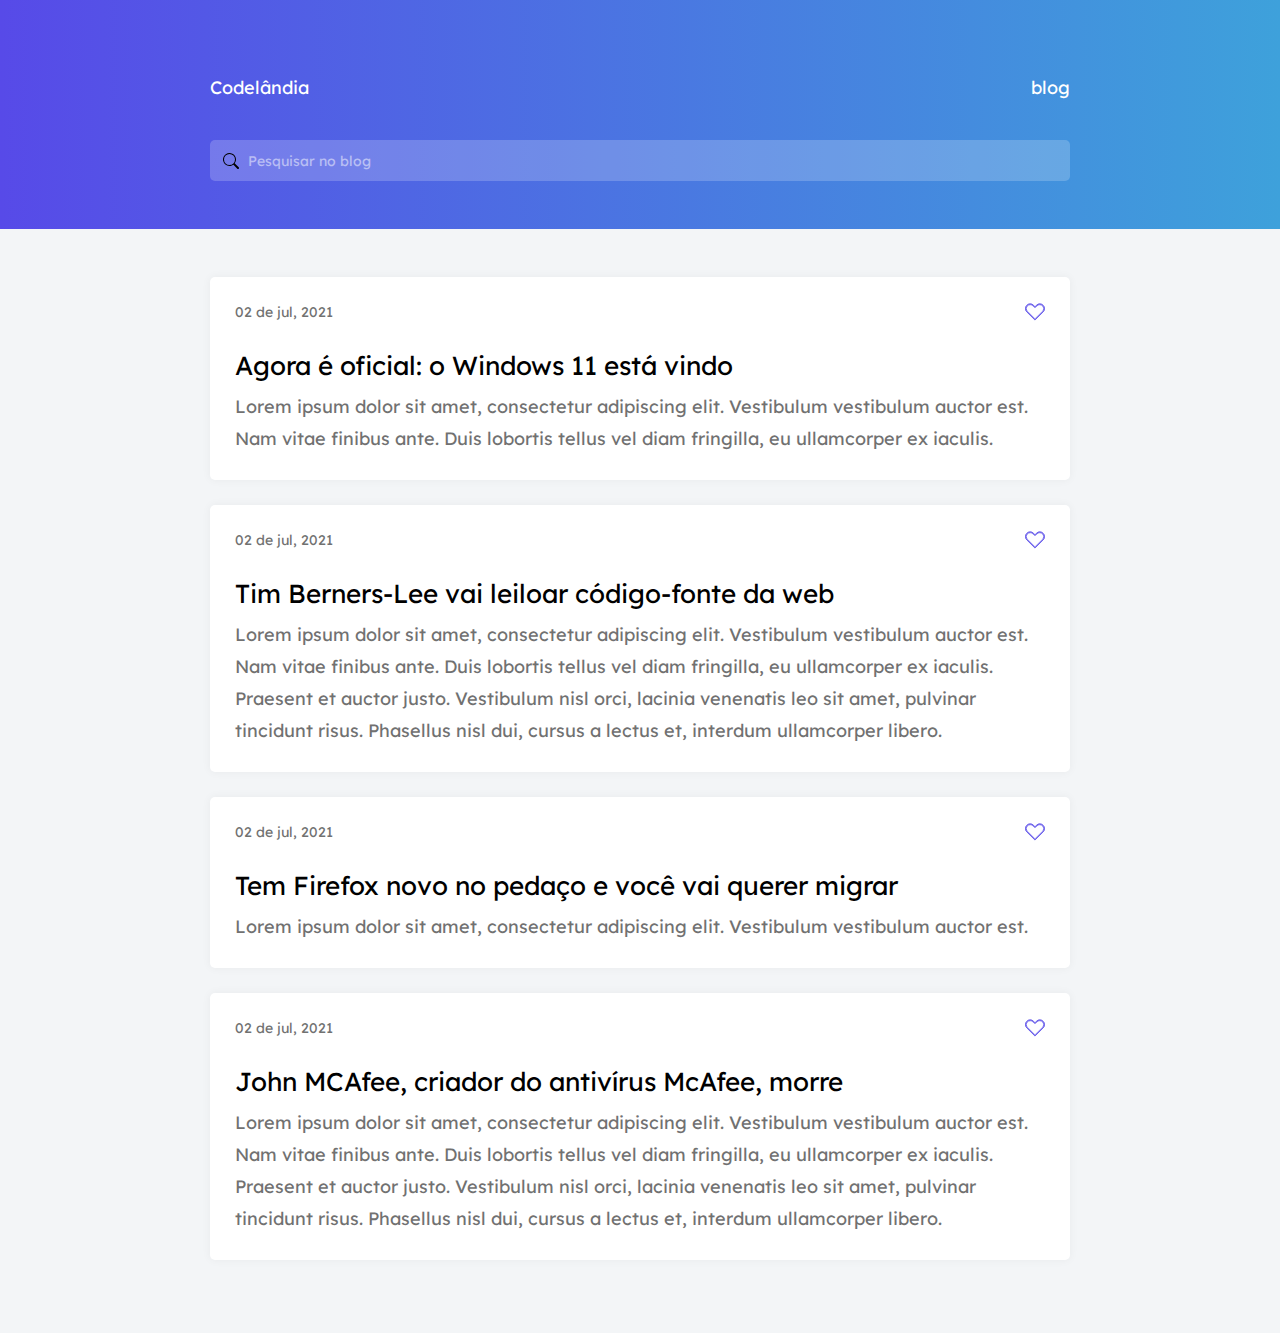
<file: Desafio01/index.html>
<!DOCTYPE html>
<html lang="pt-br">
<head>
    <meta charset="UTF-8">
    <meta name="viewport" content="width=device-width, initial-scale=1.0">
    <title>Blog</title>

    <!-- link font -->
    <link rel="preconnect" href="https://fonts.googleapis.com">
    <link rel="preconnect" href="https://fonts.gstatic.com" crossorigin>
    <link href="https://fonts.googleapis.com/css2?family=Lexend+Deca&display=swap" rel="stylesheet">

    <!-- link css -->
    <link rel="stylesheet" href="css/style.css">
    <link rel="stylesheet" href="css/home.css">

</head>
<body>
    <header>
        <div class="container">
            <div class="title">
                <h1>Codelândia</h1>
                <h2>blog</h2>
            </div>
            <div class="search">
                <form class="nosubmit">
                    <input class="nosubmit" type="search" placeholder="Pesquisar no blog">
                </form>
            </div>
        </div>
    </header>
    <main>
        <div class="container">
            <div class="card">
                <div class="content-card">
                    <span>02 de jul, 2021</span>
                    <svg id="heart-icon" width="20" height="20" viewBox="0 0 200 200" fill="none" xmlns="http://www.w3.org/2000/svg">
                        <path d="M19.6656 98.2928L19.666 98.2931L97.3142 175.941L99.7891 178.416L102.264 175.941L179.912 98.2931C188.54 89.6655 193.297 78.1784 193.297 65.9795C193.297 53.7806 188.54 42.2936 179.912 33.666L179.912 33.6656C171.285 25.0409 159.8 20.2813 147.599 20.2813C135.399 20.2813 123.913 25.0408 115.285 33.6656L115.285 33.6661L99.7889 49.164L84.2909 33.666C75.6657 25.0408 64.1788 20.2813 51.9795 20.2813C39.7802 20.2813 28.2935 25.0408 19.6663 33.6656C11.0382 42.2914 6.28125 53.7809 6.28125 65.9795C6.28125 78.1789 11.0408 89.6656 19.6656 98.2928ZM97.3142 56.5888L99.7892 59.0638L102.264 56.5886L120.234 38.6161C127.55 31.3029 137.256 27.2813 147.599 27.2813C157.943 27.2813 167.647 31.3028 174.963 38.6161C182.277 45.9308 186.297 55.6371 186.297 65.9795C186.297 76.3221 182.277 86.0286 174.962 93.3434L99.7891 168.517L24.6161 93.3437C24.616 93.3436 24.6158 93.3435 24.6157 93.3434C17.3028 86.0282 13.2812 76.3215 13.2812 65.9795C13.2812 55.6367 17.3012 45.9283 24.6154 38.6161C31.9306 31.3029 41.6374 27.2813 51.9795 27.2813C62.3218 27.2813 72.0284 31.303 79.3412 38.6157L97.3142 56.5888ZM181.171 99.5517L99.7891 180.933L18.4074 99.5517C9.435 90.5793 4.5 78.6664 4.5 65.9795C4.5 53.2905 9.43494 41.3798 18.4074 32.4074C27.3798 23.4349 39.2905 18.5 51.9795 18.5C64.6686 18.5 76.5793 23.4349 85.5517 32.4074L97.3142 44.1699L99.7891 46.6447L102.264 44.1699L114.026 32.4074C122.999 23.435 134.912 18.5 147.599 18.5C160.288 18.5 172.198 23.4349 181.171 32.4074L181.171 32.4077C190.145 41.3798 195.078 53.2902 195.078 65.9795C195.078 78.6689 190.145 90.5793 181.171 99.5514L181.171 99.5517Z" />
                    </svg>
                </div>
                <div class="hero-card">
                    <h3>Agora é oficial: o Windows 11 está vindo</h3>
                    <p>Lorem ipsum dolor sit amet, consectetur adipiscing elit.
                        Vestibulum vestibulum auctor est. 
                        Nam vitae finibus ante. 
                        Duis lobortis tellus vel diam fringilla, eu ullamcorper ex iaculis.</p>
                </div>
            </div>
    
            <div class="card">
                <div class="content-card">
                    <span>02 de jul, 2021</span>
                    <svg id="heart-icon" width="20" height="20" viewBox="0 0 200 200" fill="none" xmlns="http://www.w3.org/2000/svg">
                        <path d="M19.6656 98.2928L19.666 98.2931L97.3142 175.941L99.7891 178.416L102.264 175.941L179.912 98.2931C188.54 89.6655 193.297 78.1784 193.297 65.9795C193.297 53.7806 188.54 42.2936 179.912 33.666L179.912 33.6656C171.285 25.0409 159.8 20.2813 147.599 20.2813C135.399 20.2813 123.913 25.0408 115.285 33.6656L115.285 33.6661L99.7889 49.164L84.2909 33.666C75.6657 25.0408 64.1788 20.2813 51.9795 20.2813C39.7802 20.2813 28.2935 25.0408 19.6663 33.6656C11.0382 42.2914 6.28125 53.7809 6.28125 65.9795C6.28125 78.1789 11.0408 89.6656 19.6656 98.2928ZM97.3142 56.5888L99.7892 59.0638L102.264 56.5886L120.234 38.6161C127.55 31.3029 137.256 27.2813 147.599 27.2813C157.943 27.2813 167.647 31.3028 174.963 38.6161C182.277 45.9308 186.297 55.6371 186.297 65.9795C186.297 76.3221 182.277 86.0286 174.962 93.3434L99.7891 168.517L24.6161 93.3437C24.616 93.3436 24.6158 93.3435 24.6157 93.3434C17.3028 86.0282 13.2812 76.3215 13.2812 65.9795C13.2812 55.6367 17.3012 45.9283 24.6154 38.6161C31.9306 31.3029 41.6374 27.2813 51.9795 27.2813C62.3218 27.2813 72.0284 31.303 79.3412 38.6157L97.3142 56.5888ZM181.171 99.5517L99.7891 180.933L18.4074 99.5517C9.435 90.5793 4.5 78.6664 4.5 65.9795C4.5 53.2905 9.43494 41.3798 18.4074 32.4074C27.3798 23.4349 39.2905 18.5 51.9795 18.5C64.6686 18.5 76.5793 23.4349 85.5517 32.4074L97.3142 44.1699L99.7891 46.6447L102.264 44.1699L114.026 32.4074C122.999 23.435 134.912 18.5 147.599 18.5C160.288 18.5 172.198 23.4349 181.171 32.4074L181.171 32.4077C190.145 41.3798 195.078 53.2902 195.078 65.9795C195.078 78.6689 190.145 90.5793 181.171 99.5514L181.171 99.5517Z" />
                    </svg>
                </div>
                <div class="hero-card">
                    <h3>Tim Berners-Lee vai leiloar código-fonte da web</h3>
                    <p>Lorem ipsum dolor sit amet, consectetur adipiscing elit. Vestibulum vestibulum auctor est. Nam vitae finibus ante. Duis lobortis tellus vel diam fringilla, eu ullamcorper ex iaculis. Praesent et auctor justo. Vestibulum nisl orci, lacinia venenatis leo sit amet, pulvinar tincidunt risus. Phasellus nisl dui, cursus a lectus et, interdum ullamcorper libero.</p>
                </div>
            </div>
    
            
            <div class="card">
                <div class="content-card">
                    <span>02 de jul, 2021</span>
                    <svg id="heart-icon" width="20" height="20" viewBox="0 0 200 200" fill="none" xmlns="http://www.w3.org/2000/svg">
                        <path d="M19.6656 98.2928L19.666 98.2931L97.3142 175.941L99.7891 178.416L102.264 175.941L179.912 98.2931C188.54 89.6655 193.297 78.1784 193.297 65.9795C193.297 53.7806 188.54 42.2936 179.912 33.666L179.912 33.6656C171.285 25.0409 159.8 20.2813 147.599 20.2813C135.399 20.2813 123.913 25.0408 115.285 33.6656L115.285 33.6661L99.7889 49.164L84.2909 33.666C75.6657 25.0408 64.1788 20.2813 51.9795 20.2813C39.7802 20.2813 28.2935 25.0408 19.6663 33.6656C11.0382 42.2914 6.28125 53.7809 6.28125 65.9795C6.28125 78.1789 11.0408 89.6656 19.6656 98.2928ZM97.3142 56.5888L99.7892 59.0638L102.264 56.5886L120.234 38.6161C127.55 31.3029 137.256 27.2813 147.599 27.2813C157.943 27.2813 167.647 31.3028 174.963 38.6161C182.277 45.9308 186.297 55.6371 186.297 65.9795C186.297 76.3221 182.277 86.0286 174.962 93.3434L99.7891 168.517L24.6161 93.3437C24.616 93.3436 24.6158 93.3435 24.6157 93.3434C17.3028 86.0282 13.2812 76.3215 13.2812 65.9795C13.2812 55.6367 17.3012 45.9283 24.6154 38.6161C31.9306 31.3029 41.6374 27.2813 51.9795 27.2813C62.3218 27.2813 72.0284 31.303 79.3412 38.6157L97.3142 56.5888ZM181.171 99.5517L99.7891 180.933L18.4074 99.5517C9.435 90.5793 4.5 78.6664 4.5 65.9795C4.5 53.2905 9.43494 41.3798 18.4074 32.4074C27.3798 23.4349 39.2905 18.5 51.9795 18.5C64.6686 18.5 76.5793 23.4349 85.5517 32.4074L97.3142 44.1699L99.7891 46.6447L102.264 44.1699L114.026 32.4074C122.999 23.435 134.912 18.5 147.599 18.5C160.288 18.5 172.198 23.4349 181.171 32.4074L181.171 32.4077C190.145 41.3798 195.078 53.2902 195.078 65.9795C195.078 78.6689 190.145 90.5793 181.171 99.5514L181.171 99.5517Z" />
                    </svg>
                </div>
                <div class="hero-card">
                    <h3>Tem Firefox novo no pedaço e você vai
                        querer migrar</h3>
                    <p>Lorem ipsum dolor sit amet, consectetur adipiscing elit. 
                        Vestibulum vestibulum auctor est.</p>
                </div>
            </div>
                
            <div class="card">
                <div class="content-card">
                    <span>02 de jul, 2021</span>
                    <svg id="heart-icon" width="20" height="20" viewBox="0 0 200 200" fill="none" xmlns="http://www.w3.org/2000/svg">
                        <path d="M19.6656 98.2928L19.666 98.2931L97.3142 175.941L99.7891 178.416L102.264 175.941L179.912 98.2931C188.54 89.6655 193.297 78.1784 193.297 65.9795C193.297 53.7806 188.54 42.2936 179.912 33.666L179.912 33.6656C171.285 25.0409 159.8 20.2813 147.599 20.2813C135.399 20.2813 123.913 25.0408 115.285 33.6656L115.285 33.6661L99.7889 49.164L84.2909 33.666C75.6657 25.0408 64.1788 20.2813 51.9795 20.2813C39.7802 20.2813 28.2935 25.0408 19.6663 33.6656C11.0382 42.2914 6.28125 53.7809 6.28125 65.9795C6.28125 78.1789 11.0408 89.6656 19.6656 98.2928ZM97.3142 56.5888L99.7892 59.0638L102.264 56.5886L120.234 38.6161C127.55 31.3029 137.256 27.2813 147.599 27.2813C157.943 27.2813 167.647 31.3028 174.963 38.6161C182.277 45.9308 186.297 55.6371 186.297 65.9795C186.297 76.3221 182.277 86.0286 174.962 93.3434L99.7891 168.517L24.6161 93.3437C24.616 93.3436 24.6158 93.3435 24.6157 93.3434C17.3028 86.0282 13.2812 76.3215 13.2812 65.9795C13.2812 55.6367 17.3012 45.9283 24.6154 38.6161C31.9306 31.3029 41.6374 27.2813 51.9795 27.2813C62.3218 27.2813 72.0284 31.303 79.3412 38.6157L97.3142 56.5888ZM181.171 99.5517L99.7891 180.933L18.4074 99.5517C9.435 90.5793 4.5 78.6664 4.5 65.9795C4.5 53.2905 9.43494 41.3798 18.4074 32.4074C27.3798 23.4349 39.2905 18.5 51.9795 18.5C64.6686 18.5 76.5793 23.4349 85.5517 32.4074L97.3142 44.1699L99.7891 46.6447L102.264 44.1699L114.026 32.4074C122.999 23.435 134.912 18.5 147.599 18.5C160.288 18.5 172.198 23.4349 181.171 32.4074L181.171 32.4077C190.145 41.3798 195.078 53.2902 195.078 65.9795C195.078 78.6689 190.145 90.5793 181.171 99.5514L181.171 99.5517Z" />
                    </svg>
                </div>
                <div class="hero-card">
                    <h3>John MCAfee, criador do antivírus McAfee, morre</h3>
                    <p>Lorem ipsum dolor sit amet, consectetur adipiscing elit. Vestibulum vestibulum auctor est. Nam vitae finibus ante. Duis lobortis tellus vel diam fringilla, eu ullamcorper ex iaculis. Praesent et auctor justo. Vestibulum nisl orci, lacinia venenatis leo sit amet, pulvinar tincidunt risus. Phasellus nisl dui, cursus a lectus et, interdum ullamcorper libero.</p>
                </div>
            </div>
        </div>
    </main>
    <script src="js/script.js" defer></script>
</body>
</html>
</file>
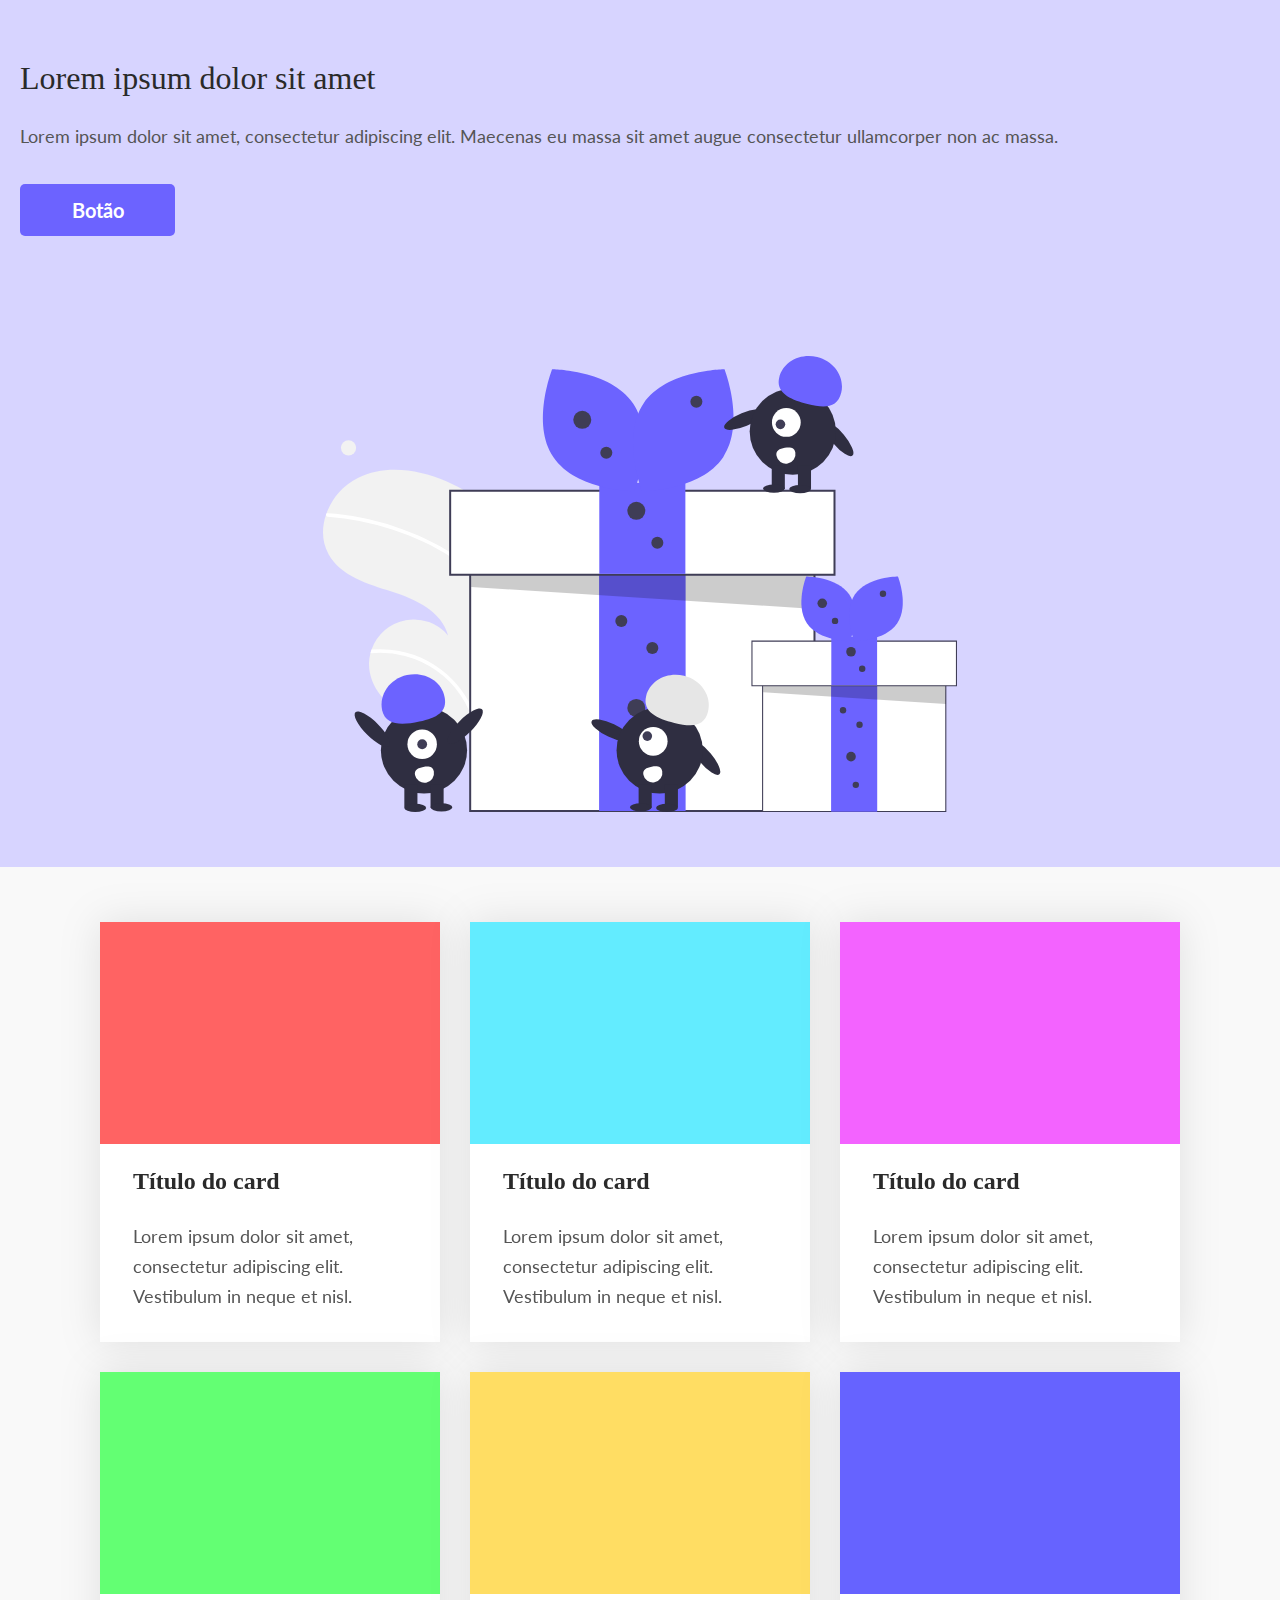
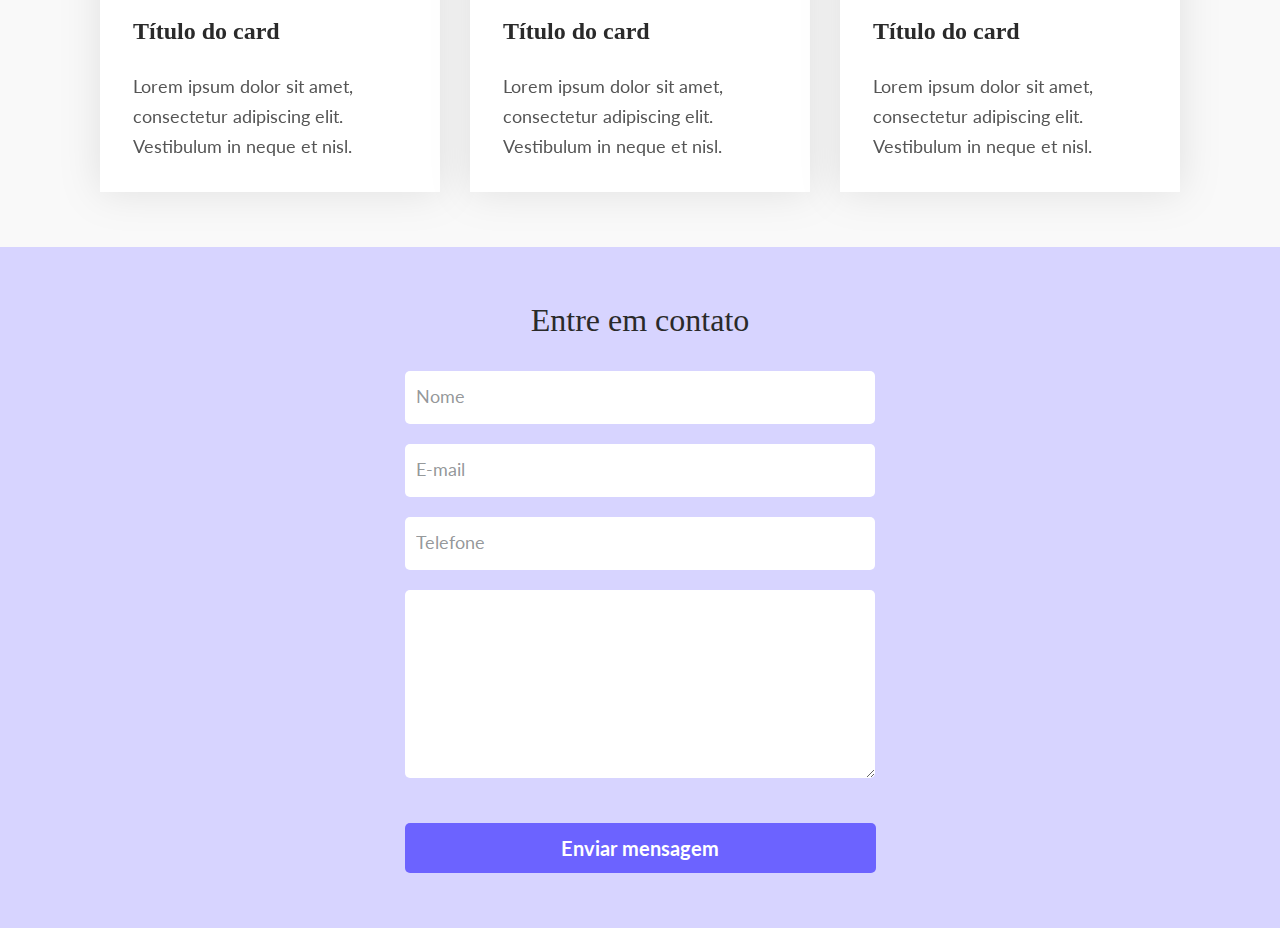
<file: Desafio03/index.html>
<!DOCTYPE html>
<html lang="pt-br">
<head>
    <meta charset="UTF-8">
    <meta name="viewport" content="width=device-width, initial-scale=1.0">
    <title>One page</title>

    <!-- link font -->
    <link rel="preconnect" href="https://fonts.googleapis.com">
    <link rel="preconnect" href="https://fonts.gstatic.com" crossorigin>
    <link href="https://fonts.googleapis.com/css2?family=Lato:wght@400;700&family=Merriweather:wght@400;700&display=swap" rel="stylesheet">

    <!-- link css -->
    <link rel="stylesheet" href="css/home.css">
    <link rel="stylesheet" href="css/style.css">


</head>
<body>
    <header>
        <div class="header container">
            <div class="content-info-header">
                <h1 id="h1-header">Lorem ipsum dolor 
                    sit amet</h1>
                <span id="span-header">Lorem ipsum dolor sit amet, consectetur adipiscing elit. 
                    Maecenas eu massa sit amet augue consectetur ullamcorper non ac massa.</span>
                <button id="btn-header">Botão</button>
            </div>
            <div class="content-img-header">
                <img id="img-header" src="images/illustration.svg" alt="img ilustration">
            </div>
        </div>
    </header>

    <main>
        <div class="main container">
            <div class="card-item">
                <div class="card color1"></div>
                <div class="card-content">
                    <h3 class="h3-card">Título do card</h3>
                    <span class="span-card">Lorem ipsum dolor sit amet, consectetur adipiscing elit. 
                        Vestibulum in neque et nisl.</span>
                </div>
            </div>
            <div class="card-item">
                <div class="card color2"></div>
                <div class="card-content">
                    <h3 class="h3-card">Título do card</h3>
                    <span class="span-card">Lorem ipsum dolor sit amet, consectetur adipiscing elit. 
                        Vestibulum in neque et nisl.</span>
                </div>
            </div>
            <div class="card-item">
                <div class="card color3"></div>
                <div class="card-content">
                    <h3 class="h3-card">Título do card</h3>
                    <span class="span-card">Lorem ipsum dolor sit amet, consectetur adipiscing elit. 
                        Vestibulum in neque et nisl.</span>
                </div>
            </div>
            <div class="card-item">
                <div class="card color4"></div>
                <div class="card-content">
                    <h3 class="h3-card">Título do card</h3>
                    <span class="span-card">Lorem ipsum dolor sit amet, consectetur adipiscing elit. 
                        Vestibulum in neque et nisl.</span>
                </div>
            </div>
            <div class="card-item">
                <div class="card color5"></div>
                <div class="card-content">
                    <h3 class="h3-card">Título do card</h3>
                    <span class="span-card">Lorem ipsum dolor sit amet, consectetur adipiscing elit. 
                        Vestibulum in neque et nisl.</span>
                </div>
            </div>
            <div class="card-item">
                <div class="card color6"></div>
                <div class="card-content">
                    <h3 class="h3-card">Título do card</h3>
                    <span class="span-card">Lorem ipsum dolor sit amet, consectetur adipiscing elit. 
                        Vestibulum in neque et nisl.</span>
                </div>
            </div>
        </div>

    </main>

    <form action="contact">
        <div class="form container">
            <h2 id="h2-form">Entre em contato</h2>
            <div class="inputs-form">
                <input type="text" placeholder="Nome">
                <input type="text" placeholder="E-mail">
                <input type="text" placeholder="Telefone">
                <textarea name="contact" id="message" cols="30" rows="10" placeholder="Mensagem...">
                </textarea>
            </div>
            <button id="btn-form">Enviar mensagem</button>
        </div>
    </form>

</body>
</html>
</file>
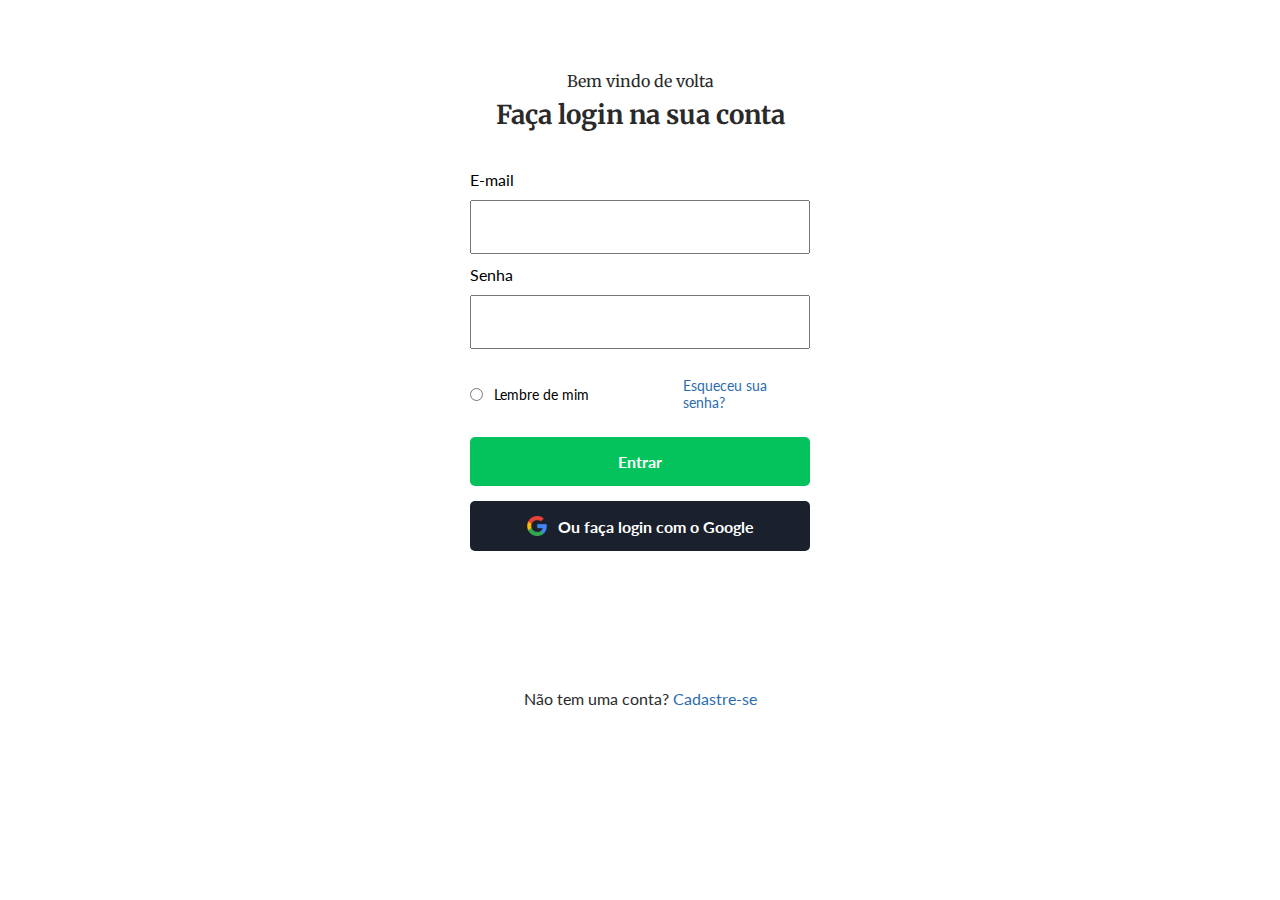
<file: Desafio04/index.html>
<!DOCTYPE html>
<html lang="pt-br">
<head>
    <meta charset="UTF-8">
    <meta name="viewport" content="width=device-width, initial-scale=1.0">
    <title>Login</title>

    <!-- link fonts -->
    <link rel="preconnect" href="https://fonts.googleapis.com">
    <link rel="preconnect" href="https://fonts.gstatic.com" crossorigin>
    <link href="https://fonts.googleapis.com/css2?family=Lato:wght@400;700&family=Merriweather:wght@400;700&display=swap" rel="stylesheet">

    <!-- link css -->
    <link rel="stylesheet" href="css/style.css">
    <link rel="stylesheet" href="css/home.css">

</head>
<body>

    <section class="container bg">
        <div class="hero-content hero-bg">
            <img src="images/undraw_About_us_page_re_2jfm 1.svg" alt="bg-hero">
        </div>
    </section>
    
    <main>
        <div class="container hero-content hero">
            <h2 id="h2-content">Bem vindo de volta</h2>
            <h1 id="h1-content">Faça login na sua conta</h1>
            <form action="#">
                <div class="login">
                    <label for="#">E-mail</label>
                    <input type="email">
                    <label for="#">Senha</label>
                    <input type="password">
                </div>
                <div class="login-options">
                    <div class="checkbox-login">
                        <input type="radio" name="#" id="radio">
                        <span id="remember-me">Lembre de mim</span>
                    </div>
                    <span id="forget-password">Esqueceu sua senha?</span>
                </div>
                <div class="btns-login">
                    <button id="enter-btn">Entrar</button>
                    <button id="btn-google">
                        <img src="images/iconfinder_Google_1298745 1.svg" alt="icon google" id="google-icon">
                        <span id="span-btn">Ou faça login com o Google</span> 
                    </button>
                </div>
                <h4 id="h4-account">Não tem uma conta? <a href="#" id="register">Cadastre-se</a></h4>
            </form>
        </div>
    </main>

</body>
</html>
</file>
<file: Desafio01/css/style.css>
* {
  font-weight: 400;
}

body {
  background-color: #F3F5F7;
}

.title h1, .title h2 {
  font-size: 18px;
  color: #FFFFFF;
}

.search input {
  background: rgba(255, 255, 255, 0.2);
}

input[type=search]::placeholder {
  color: #FFFFFF;
  opacity: 0.5;
}

.card {
  background-color: #FFFFFF;
}

.content-card span {
  font-size: 14px;
  color: #717171;
}

.hero-card h3 {
  font-size: 26px;
}

.hero-card p {
  font-size: 18px;
  color: #717171;
  line-height: 32px;
}

#heart-icon {
  fill: rgba(87, 74, 232, 0.0039215686);
  stroke: #574AE8;
  stroke-width: 7;
  transition: fill 0.3s;
  cursor: pointer;
}

#heart-icon.filled, #heart-icon:hover {
  fill: #574AE8;
}

* {
  margin: 0;
  padding: 0;
  box-sizing: border-box;
  outline: 0;
  font-family: "Lexend Deca", sans-serif;
}

/*# sourceMappingURL=style.css.map */
</file>
<file: Desafio01/css/home.css>
.container {
  max-width: 900px;
  margin: 0 auto;
  padding: 48px 20px;
}

header {
  background: linear-gradient(90deg, #574AE8 0%, #3EA1DB 100%);
}

.title {
  display: flex;
  justify-content: space-between;
  align-items: center;
  margin: 28px 0 41px 0;
}

.search {
  display: flex;
  justify-content: flex-start;
  align-items: center;
}

form {
  color: #555;
  display: flex;
  padding: 2px;
  border: 1px solid currentColor;
  border-radius: 5px;
  margin: 0;
}

input[type=search] {
  border: none;
  background: transparent;
  margin: 0;
  padding: 7px 8px;
  font-size: 14px;
  color: inherit;
  border: 1px solid transparent;
  border-radius: inherit;
}

form.nosubmit {
  border: none;
  padding: 0;
  width: 100%;
}

input.nosubmit {
  border: 1px solid #555;
  width: 100%;
  background: rgba(255, 255, 255, 0.2) url("data:image/svg+xml,%3Csvg xmlns='http://www.w3.org/2000/svg' width='16' height='16' class='bi bi-search' viewBox='0 0 16 16'%3E%3Cpath d='M11.742 10.344a6.5 6.5 0 1 0-1.397 1.398h-.001c.03.04.062.078.098.115l3.85 3.85a1 1 0 0 0 1.415-1.414l-3.85-3.85a1.007 1.007 0 0 0-.115-.1zM12 6.5a5.5 5.5 0 1 1-11 0 5.5 5.5 0 0 1 11 0z'%3E%3C/path%3E%3C/svg%3E") no-repeat 13px center;
  width: 100%;
  padding: 12px 38px 11px 38px;
  border-radius: 5px;
  border: none;
}

input.nosubmit:focus::-webkit-input-placeholder {
  color: transparent;
}

#search {
  width: 15px;
  position: relative;
  left: 25px;
}

.card {
  padding: 25px;
  margin-bottom: 25px;
  border-radius: 5px;
  box-shadow: 0px 0px 10px 0px rgba(19, 19, 31, 0.05);
  cursor: pointer;
  transition: all 0.3s ease-in-out;
}

.card:hover {
  transform: scale(1.05);
}

.content-card {
  display: flex;
  justify-content: space-between;
  align-items: center;
  margin-bottom: 27px;
}

.card h3 {
  margin-bottom: 9px;
}

/*# sourceMappingURL=home.css.map */
</file>
<file: Desafio03/css/home.css>
.header {
  padding: 55px 0 88px 0;
}

.content-info-header {
  display: flex;
  flex-direction: column;
  gap: 18px;
}

#btn-header {
  margin: 14px 0 120px 0;
}

.content-img-header {
  display: flex;
  justify-content: center;
}

#img-header {
  max-width: 100%;
}

.main {
  display: flex;
  flex-direction: column;
  flex-wrap: wrap;
  gap: 30px;
}

.card-item {
  display: flex;
  flex-direction: column;
  fill: #FFF;
  filter: drop-shadow(0px 0px 20px rgba(0, 0, 0, 0.1));
}

.card {
  max-width: 374px;
  height: 222px;
}

.card-content {
  padding: 24px 31px 31px 33px;
  display: flex;
  flex-direction: column;
  gap: 26px;
}

.form {
  padding: 83px 0 56px 0;
  display: flex;
  flex-direction: column;
}

#h2-form {
  margin: 0 0 32px 0;
}

input, #message {
  padding: 20px 240px 18px 11px;
  border-radius: 5px;
  border: none;
}

.inputs-form {
  display: flex;
  flex-direction: column;
  gap: 20px;
}

textarea {
  margin: 0 0 45px 0;
}

@media (max-width: 768px) {
  .card {
    max-width: 1023px;
    width: 100%;
  }
}
@media (max-width: 1024px) {
  .header {
    display: flex;
  }
  #span-header {
    width: 60%;
  }
  .main {
    justify-content: center;
    align-items: center;
  }
  .card {
    max-width: 1023px;
    width: 100%;
  }
}
@media (max-width: 1440px) {
  .main {
    flex-direction: row;
    justify-content: center;
  }
  .card-item, .card {
    max-width: 340px;
  }
  .form {
    align-items: center;
  }
  .inputs-form {
    max-width: 470px;
    width: 100%;
  }
  #btn-form {
    width: 100%;
  }
}
@media screen {
  .main {
    flex-direction: row;
    justify-content: center;
  }
  .card-item, .card {
    max-width: 340px;
  }
  .form {
    align-items: center;
  }
  .inputs-form {
    max-width: 470px;
    width: 100%;
  }
  #btn-form {
    width: 100%;
  }
}

/*# sourceMappingURL=home.css.map */
</file>
<file: Desafio03/css/style.css>
.header {
  padding: 55px 0 88px 0;
}

.content-info-header {
  display: flex;
  flex-direction: column;
  gap: 18px;
}

#btn-header {
  margin: 14px 0 120px 0;
}

.content-img-header {
  display: flex;
  justify-content: center;
}

#img-header {
  max-width: 100%;
}

.main {
  display: flex;
  flex-direction: column;
  flex-wrap: wrap;
  gap: 30px;
}

.card-item {
  display: flex;
  flex-direction: column;
  fill: #FFF;
  filter: drop-shadow(0px 0px 20px rgba(0, 0, 0, 0.1));
}

.card {
  max-width: 374px;
  height: 222px;
}

.card-content {
  padding: 24px 31px 31px 33px;
  display: flex;
  flex-direction: column;
  gap: 26px;
}

.form {
  padding: 83px 0 56px 0;
  display: flex;
  flex-direction: column;
}

#h2-form {
  margin: 0 0 32px 0;
}

input, #message {
  padding: 20px 240px 18px 11px;
  border-radius: 5px;
  border: none;
}

.inputs-form {
  display: flex;
  flex-direction: column;
  gap: 20px;
}

textarea {
  margin: 0 0 45px 0;
}

@media (max-width: 768px) {
  .card {
    max-width: 1023px;
    width: 100%;
  }
}
@media (max-width: 1024px) {
  .header {
    display: flex;
  }
  #span-header {
    width: 60%;
  }
  .main {
    justify-content: center;
    align-items: center;
  }
  .card {
    max-width: 1023px;
    width: 100%;
  }
}
@media (max-width: 1440px) {
  .main {
    flex-direction: row;
    justify-content: center;
  }
  .card-item, .card {
    max-width: 340px;
  }
  .form {
    align-items: center;
  }
  .inputs-form {
    max-width: 470px;
    width: 100%;
  }
  #btn-form {
    width: 100%;
  }
}
@media screen {
  .main {
    flex-direction: row;
    justify-content: center;
  }
  .card-item, .card {
    max-width: 340px;
  }
  .form {
    align-items: center;
  }
  .inputs-form {
    max-width: 470px;
    width: 100%;
  }
  #btn-form {
    width: 100%;
  }
}
body {
  background-color: #F9F9F9;
}

header {
  background-color: #D7D4FF;
}

#h1-header {
  font-size: 32px;
  color: #2A2A2A;
  font-weight: 400;
  line-height: 47px;
  width: 70%;
}

#span-header {
  font-size: 18px;
  color: #555555;
  font-weight: 400;
  line-height: 32px;
}

#btn-header {
  padding: 14px 50px;
  max-width: 155px;
  font-size: 20px;
  font-weight: 700;
  color: #FFFFFF;
  background-color: #6C63FF;
  border: none;
  border-radius: 5px;
}

.card-item {
  background-color: #FFFFFF;
}

.color1 {
  background-color: #FF6363;
}

.color2 {
  background-color: #63ECFF;
}

.color3 {
  background-color: #F363FF;
}

.color4 {
  background-color: #63FF73;
}

.color5 {
  background-color: #FFDD63;
}

.color6 {
  background-color: #6663FF;
}

.h3-card {
  font-size: 24px;
  color: #2A2A2A;
  font-weight: 700;
}

.span-card {
  font-size: 18px;
  color: #555555;
  font-weight: 400;
  line-height: 30px;
}

form {
  background-color: #D7D4FF;
}

#h2-form {
  font-size: 32px;
  color: #2A2A2A;
  font-weight: 400;
  text-align: center;
}

input::placeholder, textarea::placeholder {
  font-size: 18px;
  color: rgba(110, 114, 117, 0.7411764706);
  font-weight: 400;
}

#btn-form {
  max-width: 471px;
  padding: 13px 0;
  background-color: #6C63FF;
  border-radius: 5px;
  border: none;
  font-size: 20px;
  font-weight: 700;
  color: #FFFFFF;
}

.header {
  padding: 55px 0 88px 0;
}

.content-info-header {
  display: flex;
  flex-direction: column;
  gap: 18px;
}

#btn-header {
  margin: 14px 0 120px 0;
}

.content-img-header {
  display: flex;
  justify-content: center;
}

#img-header {
  max-width: 100%;
}

.main {
  display: flex;
  flex-direction: column;
  flex-wrap: wrap;
  gap: 30px;
}

.card-item {
  display: flex;
  flex-direction: column;
  fill: #FFF;
  filter: drop-shadow(0px 0px 20px rgba(0, 0, 0, 0.1));
}

.card {
  max-width: 374px;
  height: 222px;
}

.card-content {
  padding: 24px 31px 31px 33px;
  display: flex;
  flex-direction: column;
  gap: 26px;
}

.form {
  padding: 83px 0 56px 0;
  display: flex;
  flex-direction: column;
}

#h2-form {
  margin: 0 0 32px 0;
}

input, #message {
  padding: 20px 240px 18px 11px;
  border-radius: 5px;
  border: none;
}

.inputs-form {
  display: flex;
  flex-direction: column;
  gap: 20px;
}

textarea {
  margin: 0 0 45px 0;
}

@media (max-width: 768px) {
  .card {
    max-width: 1023px;
    width: 100%;
  }
}
@media (max-width: 1024px) {
  .header {
    display: flex;
  }
  #span-header {
    width: 60%;
  }
  .main {
    justify-content: center;
    align-items: center;
  }
  .card {
    max-width: 1023px;
    width: 100%;
  }
}
@media (max-width: 1440px) {
  .main {
    flex-direction: row;
    justify-content: center;
  }
  .card-item, .card {
    max-width: 340px;
  }
  .form {
    align-items: center;
  }
  .inputs-form {
    max-width: 470px;
    width: 100%;
  }
  #btn-form {
    width: 100%;
  }
}
@media screen {
  .main {
    flex-direction: row;
    justify-content: center;
  }
  .card-item, .card {
    max-width: 340px;
  }
  .form {
    align-items: center;
  }
  .inputs-form {
    max-width: 470px;
    width: 100%;
  }
  #btn-form {
    width: 100%;
  }
}
* {
  padding: 0;
  margin: 0;
  box-sizing: border-box;
}

.container {
  max-width: 1444px;
  margin: 0 auto;
  padding: 55px 20px;
}

span, input::placeholder, button {
  font-family: "Lato", sans-serif;
}

/*# sourceMappingURL=style.css.map */
</file>
<file: Desafio04/css/style.css>
.bg {
  display: none;
}

.hero-content {
  padding: 71px 33px 52px 33px;
  display: flex;
  flex-direction: column;
}

#h1-content {
  margin: 7px 0 39px 0;
}

.login-options {
  display: flex;
  align-items: center;
  gap: 94px;
}

.login {
  display: flex;
  flex-direction: column;
  gap: 11px;
}

input {
  padding: 17px 0 17px 20px;
  max-width: 350px;
}

.checkbox-login {
  display: flex;
  align-items: center;
  gap: 11px;
  margin: 28px 0 0 0;
}

#radio {
  cursor: pointer;
}

#remember-me {
  font-size: 14px;
  min-width: 95px;
}

#forget-password {
  font-size: 14px;
  margin: 28px 0 0 0;
}

.btns-login {
  display: flex;
  flex-direction: column;
  margin: 26px 0 138px 0;
  gap: 15px;
}

button {
  padding: 15px 0;
  max-width: 350px;
}

#btn-google {
  display: flex;
  justify-content: center;
  align-items: center;
  gap: 11px;
}

#h4-account {
  text-align: center;
}

@media (min-width: 340px) {
  .login-options {
    max-width: 340px;
  }
}
@media (min-width: 768px) {
  .hero-content {
    align-items: center;
  }
}
@media (min-width: 1440px) {
  .bg {
    display: inline-block;
    margin: 0;
  }
  body {
    display: flex;
    justify-content: center;
    align-items: center;
  }
  .hero-content {
    padding: 213px 110px 50px 193px;
    align-items: flex-start;
  }
  section {
    min-height: 883px;
    background-color: #F7FAFC;
  }
}
#h2-content {
  font-size: 16px;
  color: #2A2A2A;
  font-weight: 400;
}

#h1-content {
  font-size: 26px;
  color: #2A2A2A;
  font-weight: 700;
}

#forget-password {
  color: #2B6CB0;
}

button {
  font-size: 16px;
  color: #FFFFFF;
  font-weight: 700;
  border: none;
  border-radius: 5px;
  cursor: pointer;
}

#enter-btn {
  background-color: #04C35C;
}

#btn-google {
  background-color: #1A202C;
}

#h4-account, #register {
  font-size: 16px;
  font-weight: 400;
}

#h4-account {
  color: #2A2A2A;
}

#register {
  color: #2B6CB0;
  text-decoration: none;
}

.bg {
  display: none;
}

.hero-content {
  padding: 71px 33px 52px 33px;
  display: flex;
  flex-direction: column;
}

#h1-content {
  margin: 7px 0 39px 0;
}

.login-options {
  display: flex;
  align-items: center;
  gap: 94px;
}

.login {
  display: flex;
  flex-direction: column;
  gap: 11px;
}

input {
  padding: 17px 0 17px 20px;
  max-width: 350px;
}

.checkbox-login {
  display: flex;
  align-items: center;
  gap: 11px;
  margin: 28px 0 0 0;
}

#radio {
  cursor: pointer;
}

#remember-me {
  font-size: 14px;
  min-width: 95px;
}

#forget-password {
  font-size: 14px;
  margin: 28px 0 0 0;
}

.btns-login {
  display: flex;
  flex-direction: column;
  margin: 26px 0 138px 0;
  gap: 15px;
}

button {
  padding: 15px 0;
  max-width: 350px;
}

#btn-google {
  display: flex;
  justify-content: center;
  align-items: center;
  gap: 11px;
}

#h4-account {
  text-align: center;
}

@media (min-width: 340px) {
  .login-options {
    max-width: 340px;
  }
}
@media (min-width: 768px) {
  .hero-content {
    align-items: center;
  }
}
@media (min-width: 1440px) {
  .bg {
    display: inline-block;
    margin: 0;
  }
  body {
    display: flex;
    justify-content: center;
    align-items: center;
  }
  .hero-content {
    padding: 213px 110px 50px 193px;
    align-items: flex-start;
  }
  section {
    min-height: 883px;
    background-color: #F7FAFC;
  }
}
* {
  font-family: "Lato", sans-serif;
  padding: 0;
  margin: 0;
  box-sizing: border-box;
}

.container {
  max-width: 1444px;
  margin: 0 auto;
}

span, input::placeholder, button {
  font-family: "Lato", sans-serif;
}

#h1-content, #h2-content {
  font-family: "Merriweather", sans-serif;
}

/*# sourceMappingURL=style.css.map */
</file>
<file: Desafio04/css/home.css>
.bg {
  display: none;
}

.hero-content {
  padding: 71px 33px 52px 33px;
  display: flex;
  flex-direction: column;
}

#h1-content {
  margin: 7px 0 39px 0;
}

.login-options {
  display: flex;
  align-items: center;
  gap: 94px;
}

.login {
  display: flex;
  flex-direction: column;
  gap: 11px;
}

input {
  padding: 17px 0 17px 20px;
  max-width: 350px;
}

.checkbox-login {
  display: flex;
  align-items: center;
  gap: 11px;
  margin: 28px 0 0 0;
}

#radio {
  cursor: pointer;
}

#remember-me {
  font-size: 14px;
  min-width: 95px;
}

#forget-password {
  font-size: 14px;
  margin: 28px 0 0 0;
}

.btns-login {
  display: flex;
  flex-direction: column;
  margin: 26px 0 138px 0;
  gap: 15px;
}

button {
  padding: 15px 0;
  max-width: 350px;
}

#btn-google {
  display: flex;
  justify-content: center;
  align-items: center;
  gap: 11px;
}

#h4-account {
  text-align: center;
}

@media (min-width: 340px) {
  .login-options {
    max-width: 340px;
  }
}
@media (min-width: 768px) {
  .hero-content {
    align-items: center;
  }
}
@media (min-width: 1440px) {
  .bg {
    display: inline-block;
    margin: 0;
  }
  body {
    display: flex;
    justify-content: center;
    align-items: center;
  }
  .hero-content {
    padding: 213px 110px 50px 193px;
    align-items: flex-start;
  }
  section {
    min-height: 883px;
    background-color: #F7FAFC;
  }
}

/*# sourceMappingURL=home.css.map */
</file>
